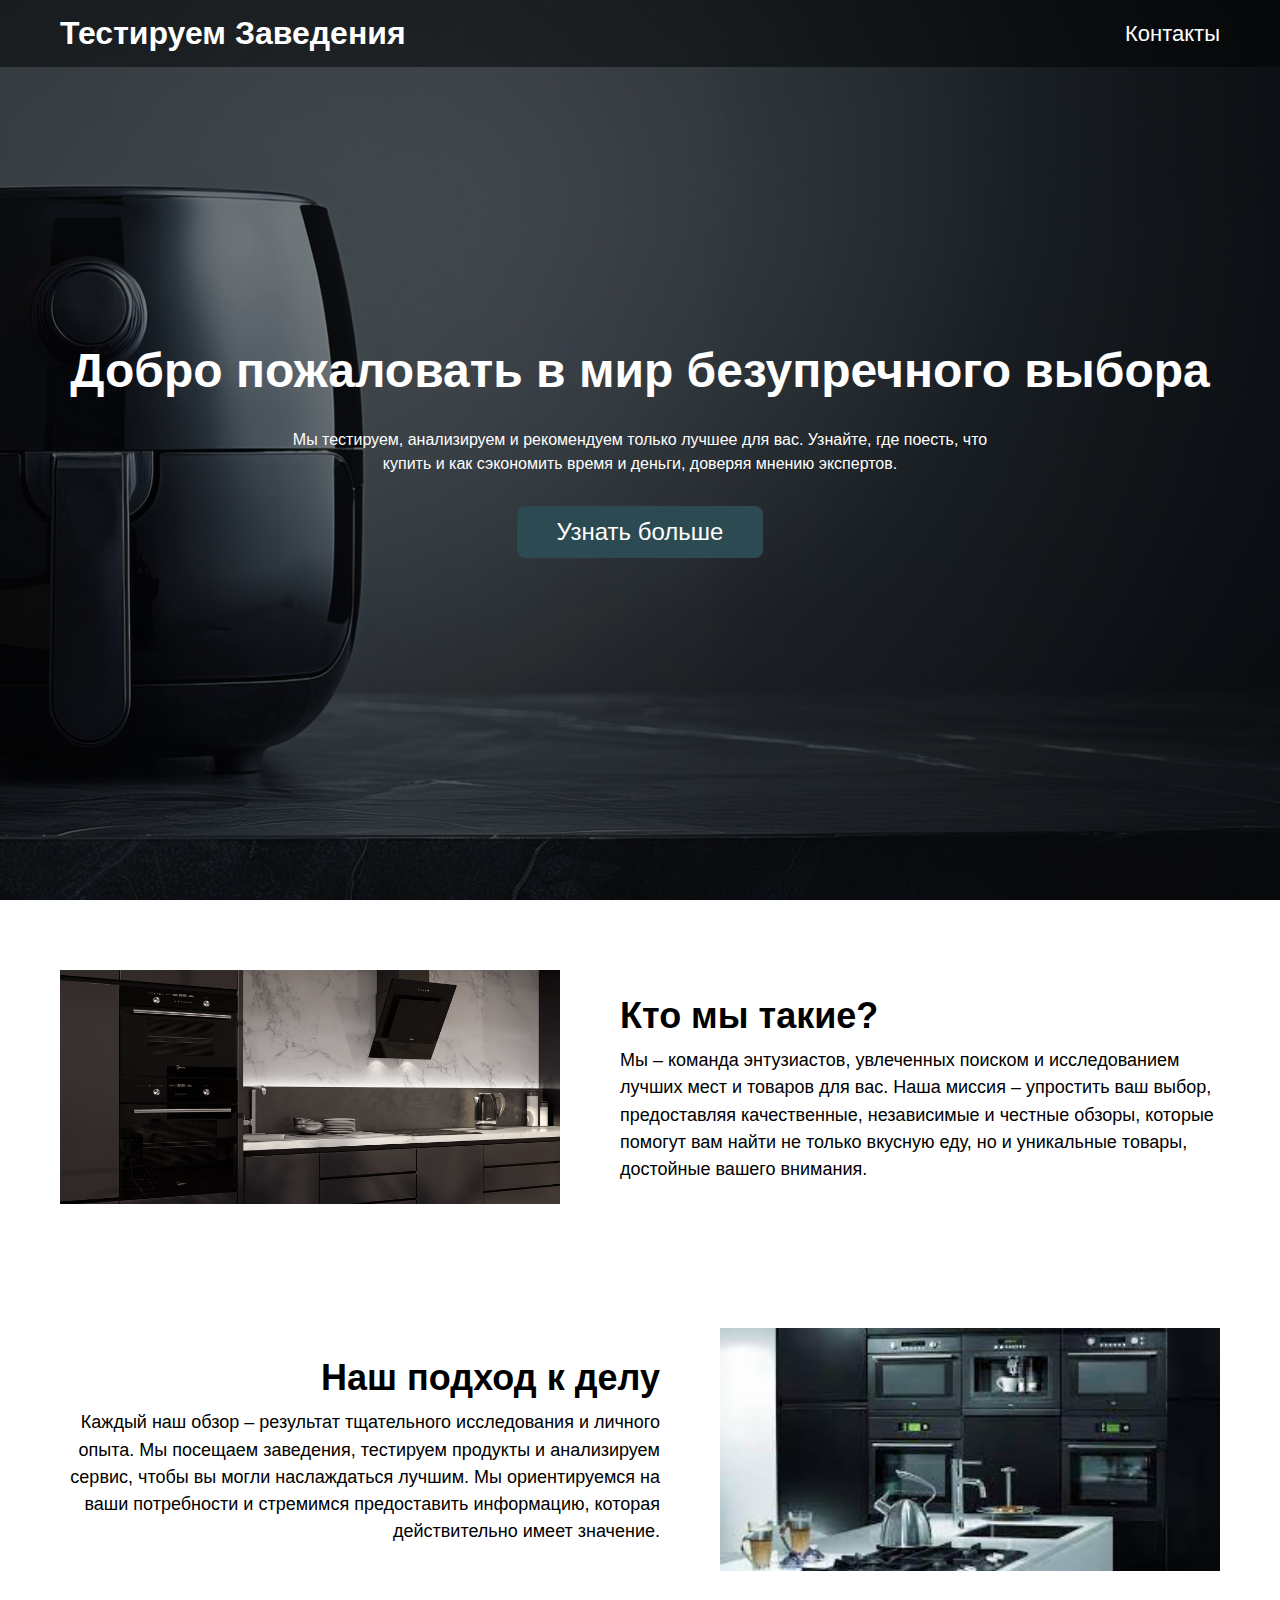
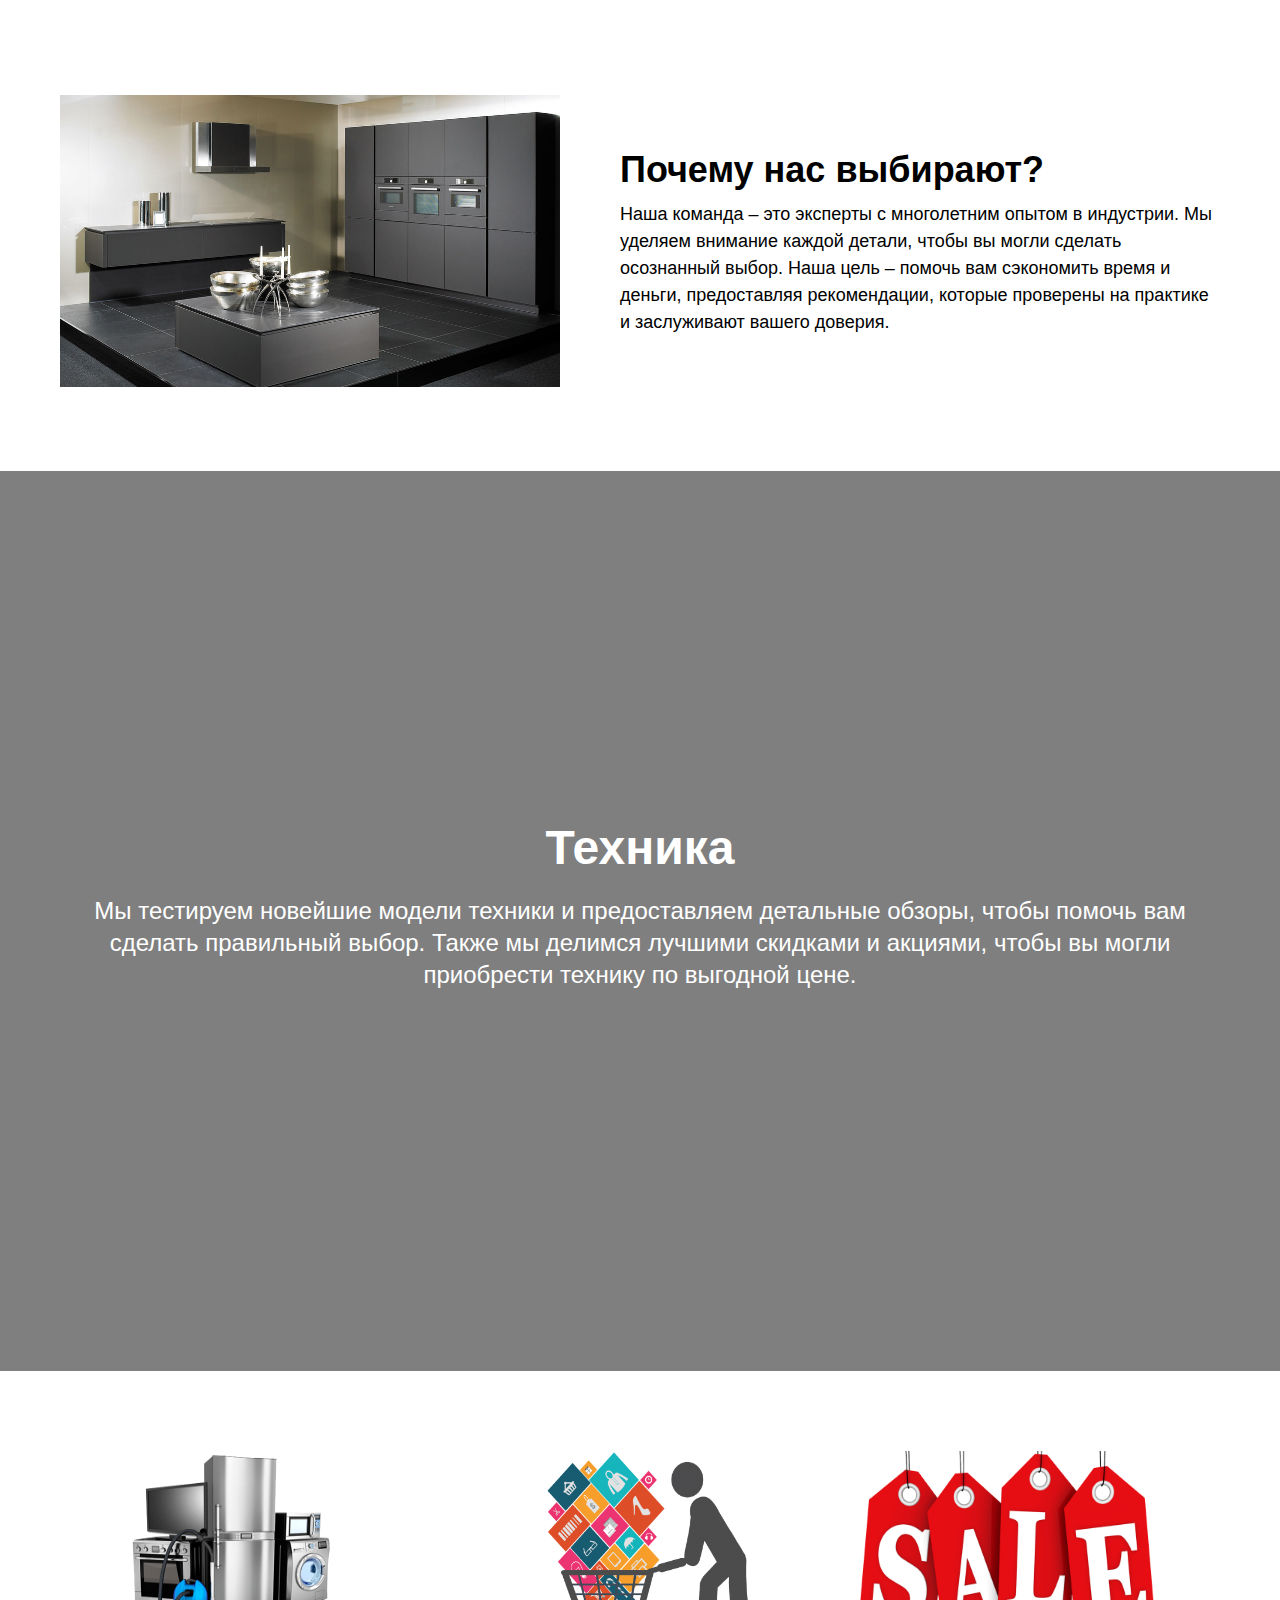
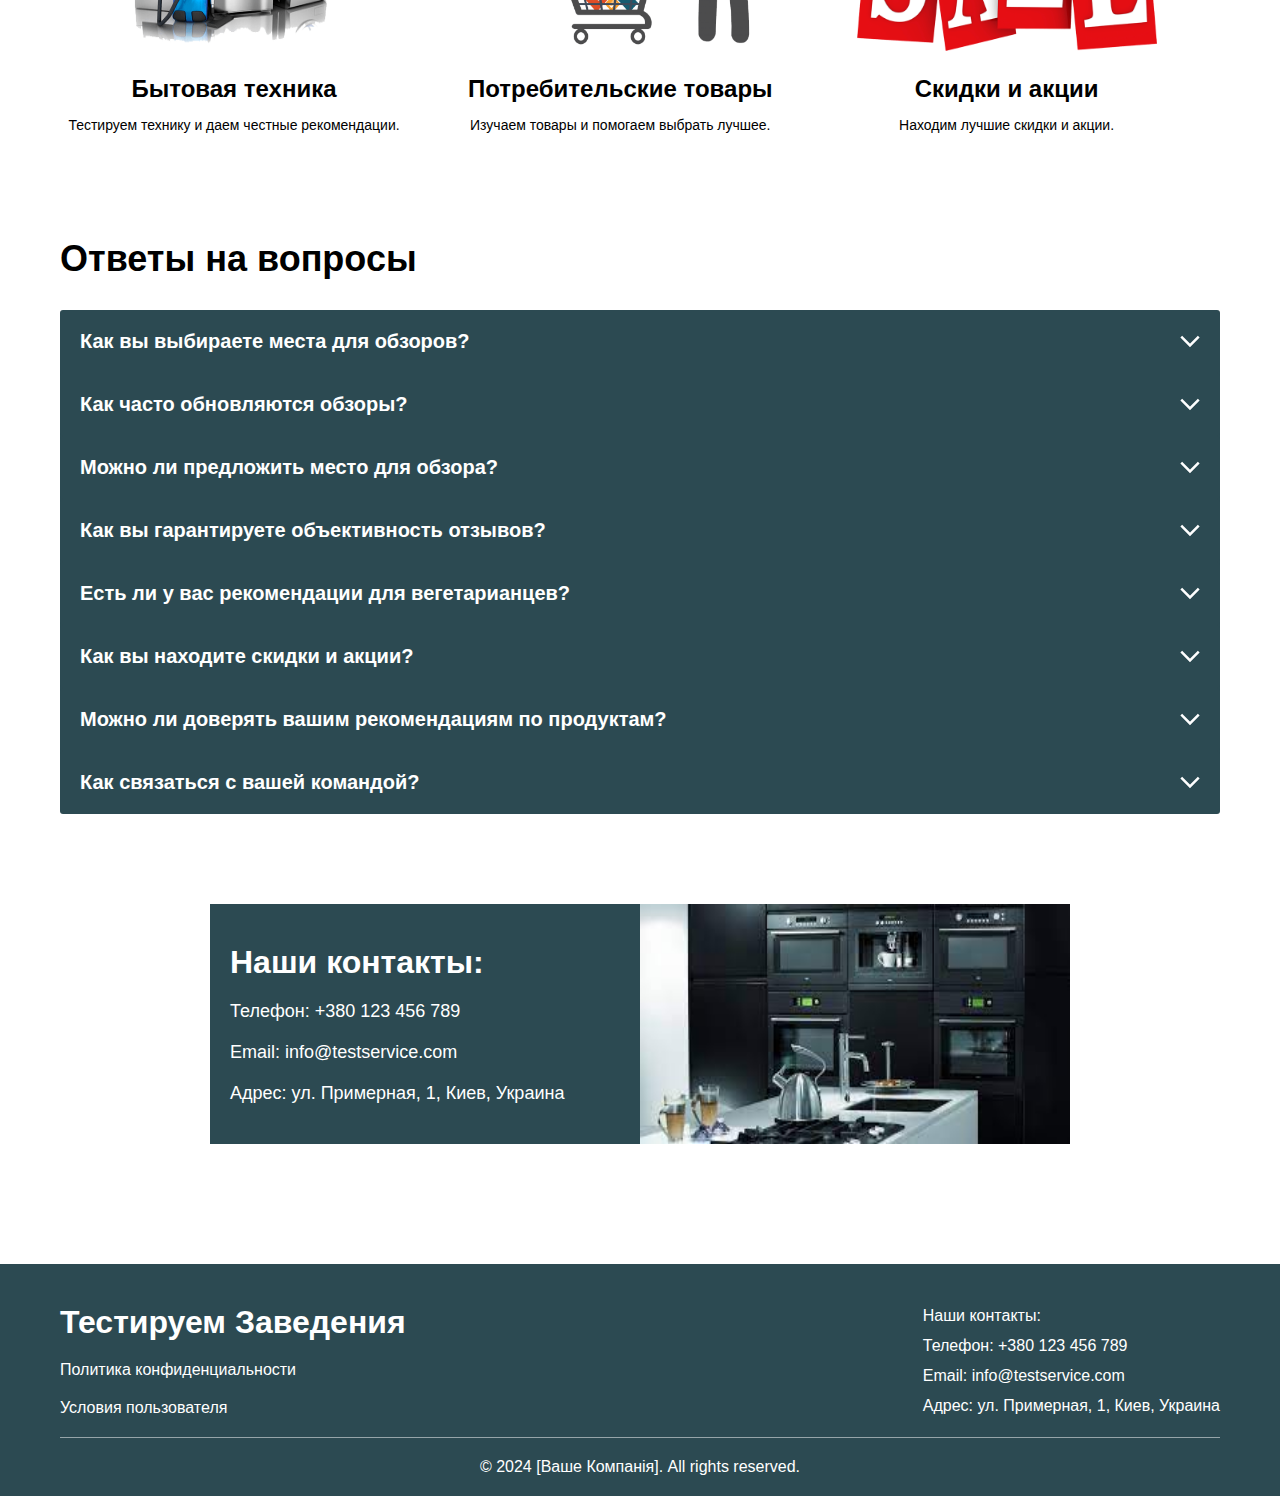
<file: index.html>
<!DOCTYPE html>
<html lang="ru">
	<head>
		<meta charset="UTF-8" />
		<meta name="viewport" content="width=device-width, initial-scale=1.0" />
		<title>Тестируем Заведения - Главная</title>
<!-- 		<link href="https://unpkg.com/aos@2.3.1/dist/aos.css" rel="stylesheet" /> -->
		<link rel="stylesheet" href="style.css" />
		<link rel="stylesheet" href="assets/css/responsive.css" />
	</head>

	<body>
		<div class="page-container">
			<header class="header">
				<div class="container">
					<a href="index.php">
						<h1>Тестируем Заведения</h1>
					</a>

					<nav>
						<a href="contacts.php" class="nav-link">Контакты</a>
					</nav>
				</div>
			</header>

			<main class="main">
				<section class="hero">
					<div class="hero__content">
						<div class="container">
							<h1 data-aos="fade-up" data-aos-duration="1000">
								Добро пожаловать в мир безупречного выбора
							</h1>
							<p data-aos="fade-up" data-aos-duration="1500">
								Мы тестируем, анализируем и рекомендуем только лучшее для вас.
								Узнайте, где поесть, что купить и как сэкономить время и деньги,
								доверяя мнению экспертов.
							</p>
							<a
								href="#contacts"
								class="cta-button"
								data-aos="fade-up"
								data-aos-duration="2000"
								>Узнать больше</a
							>
						</div>
					</div>
				</section>

				<section class="about" id="about">
					<div class="container">
						<div
							class="about-image"
							data-aos="fade-right"
							data-aos-duration="1000"
						>
							<img
								src="assets/img/about-4.png"
								alt="restaurant"
								class="about-image"
							/>
						</div>

						<div
							class="about__content"
							data-aos="fade-left"
							data-aos-duration="1000"
						>
							<h2 class="title-section">Кто мы такие?</h2>
							<p class="description-section">
								Мы – команда энтузиастов, увлеченных поиском и исследованием
								лучших мест и товаров для вас. Наша миссия – упростить ваш
								выбор, предоставляя качественные, независимые и честные обзоры,
								которые помогут вам найти не только вкусную еду, но и уникальные
								товары, достойные вашего внимания.
							</p>
						</div>
					</div>
				</section>

				<section class="about">
					<div class="container right">
						<div
							class="about-image"
							data-aos="fade-left"
							data-aos-duration="1000"
						>
							<img
								src="assets/img/about-5.jpg"
								alt="restaurant"
								width="500px"
							/>
						</div>

						<div
							class="about__content"
							data-aos="fade-right"
							data-aos-duration="1000"
						>
							<h2 class="title-section">Наш подход к делу</h2>
							<p class="description-section">
								Каждый наш обзор – результат тщательного исследования и личного
								опыта. Мы посещаем заведения, тестируем продукты и анализируем
								сервис, чтобы вы могли наслаждаться лучшим. Мы ориентируемся на
								ваши потребности и стремимся предоставить информацию, которая
								действительно имеет значение.
							</p>
						</div>
					</div>
				</section>

				<section class="about">
					<div class="container">
						<div
							class="about-image"
							data-aos="fade-right"
							data-aos-duration="1000"
						>
							<img
								src="assets/img/about-6.jpg"
								alt="restaurant"
								width="500px"
							/>
						</div>

						<div
							class="about__content"
							data-aos="fade-left"
							data-aos-duration="1000"
						>
							<h2 class="title-section">Почему нас выбирают?</h2>
							<p class="description-section">
								Наша команда – это эксперты с многолетним опытом в индустрии. Мы
								уделяем внимание каждой детали, чтобы вы могли сделать
								осознанный выбор. Наша цель – помочь вам сэкономить время и
								деньги, предоставляя рекомендации, которые проверены на практике
								и заслуживают вашего доверия.
							</p>
						</div>
					</div>
				</section>

				<section class="info_products">
					<div class="container">
						<div class="info_products__content">
							<h3>Техника</h3>
							<p>
								Мы тестируем новейшие модели техники и предоставляем детальные
								обзоры, чтобы помочь вам сделать правильный выбор. Также мы
								делимся лучшими скидками и акциями, чтобы вы могли приобрести
								технику по выгодной цене.
							</p>
						</div>
					</div>
				</section>

				<section class="products_list">
					<div class="container">
						<ul>
							<li class="products_list__item">
								<img
									src="assets/img/bitovaya.png"
									alt="product"
									class="products_item-image"
								/>
								<h2 class="products_item-title">Бытовая техника</h2>
								<p class="products_item-description">
									Тестируем технику и даем честные рекомендации.
								</p>
							</li>
							<li class="products_list__item">
								<img
									src="assets/img/tovar.png"
									alt="tovar"
									class="products_item-image"
								/>
								<h2 class="products_item-title">Потребительские товары</h2>
								<p class="products_item-description">
									Изучаем товары и помогаем выбрать лучшее.
								</p>
							</li>
							<li class="products_list__item">
								<img
									src="assets/img/sale.png"
									alt="sale"
									class="products_item-image"
								/>
								<h2 class="products_item-title">Скидки и акции</h2>
								<p class="products_item-description">
									Находим лучшие скидки и акции.
								</p>
							</li>
						</ul>
					</div>
				</section>

				<section class="faq">
					<div class="container">
						<h1 class="faq-title">Ответы на вопросы</h1>

						<div class="faq_vn">
							<div id="accordion-js">
								<div class="item">
									<div class="heading">Как вы выбираете места для обзоров?</div>
									<div class="content">
										Мы тщательно анализируем популярные места и новинки,
										основываясь на рекомендациях наших пользователей и
										экспертов. После этого наши специалисты лично посещают
										заведения, оценивая качество сервиса, кухни и обстановки.
									</div>
								</div>
								<div class="item" data-aos="fade-left" data-aos-duration="1000">
									<div class="heading">Как часто обновляются обзоры?</div>
									<div class="content">
										Мы стараемся обновлять наши обзоры ежемесячно, чтобы
										предоставлять вам самую актуальную информацию. В некоторых
										случаях обновления происходят чаще, если появляются новые
										данные или меняются условия в заведениях.
									</div>
								</div>
								<div
									class="item"
									data-aos="fade-right"
									data-aos-duration="1000"
								>
									<div class="heading">
										Можно ли предложить место для обзора?
									</div>
									<div class="content">
										Да, конечно! Мы всегда открыты для предложений. Вы можете
										связаться с нами через форму обратной связи или отправить
										сообщение на нашу почту, указав название заведения и
										причину, почему оно заслуживает внимания.
									</div>
								</div>
								<div class="item" data-aos="fade-left" data-aos-duration="1000">
									<div class="heading">
										Как вы гарантируете объективность отзывов?
									</div>
									<div class="content">
										Мы придерживаемся строгих стандартов оценки и независимости.
										Наши обзоры основаны на реальном опыте, и мы не принимаем
										плату за положительные отзывы. Все оценки объективны и
										отражают реальное качество сервиса и продукции.
									</div>
								</div>
								<div
									class="item"
									data-aos="fade-right"
									data-aos-duration="1000"
								>
									<div class="heading">
										Есть ли у вас рекомендации для вегетарианцев?
									</div>
									<div class="content">
										Да, у нас есть отдельная категория обзоров, посвященная
										вегетарианским заведениям и блюдам. Мы тщательно проверяем,
										чтобы они соответствовали всем стандартам качества и
										питания.
									</div>
								</div>
								<div class="item" data-aos="fade-left" data-aos-duration="1000">
									<div class="heading">Как вы находите скидки и акции?</div>
									<div class="content">
										Мы сотрудничаем с множеством заведений и магазинов,
										регулярно получая информацию о специальных предложениях.
										Также наши пользователи могут делиться своими находками, и
										мы включаем их в наши списки скидок и акций.
									</div>
								</div>
								<div
									class="item"
									data-aos="fade-right"
									data-aos-duration="1000"
								>
									<div class="heading">
										Можно ли доверять вашим рекомендациям по продуктам?
									</div>
									<div class="content">
										Наши эксперты тщательно тестируют продукты, оценивая их по
										множеству критериев, включая качество, вкус, состав и цену.
										Мы делаем акцент на честные и независимые обзоры, чтобы вы
										могли быть уверены в нашем мнении.
									</div>
								</div>
								<div class="item" data-aos="fade-left" data-aos-duration="1000">
									<div class="heading">Как связаться с вашей командой?</div>
									<div class="content">
										Вы можете связаться с нами через контактную форму на сайте,
										написать на нашу электронную почту или позвонить по
										указанному номеру телефона. Мы всегда рады вашим вопросам и
										предложениям.
									</div>
								</div>
							</div>
						</div>
					</div>
				</section>

				<section
					class="contacts"
					id="contacts"
					data-aos="fade-up"
					data-aos-duration="1000"
				>
					<div class="container-xl">
						<div class="contacts__content">
							<h2 class="contacts-title">Наши контакты:</h2>
							<p class="contacts-line">Телефон: +380 123 456 789</p>
							<p class="contacts-line">Email: info@testservice.com</p>
							<p class="contacts-line">
								Адрес: ул. Примерная, 1, Киев, Украина
							</p>
						</div>

						<img
							src="assets/img/about-5.jpg"
							alt="about"
							class="contacts__image"
						/>
					</div>
				</section>
			</main>

			<footer class="footer">
				<div class="container">
					<div class="footer__content">
						<div class="footer__links">
							<h1>Тестируем Заведения</h1>
							<a href="privacy-policy.php">Политика конфиденциальности</a>
							<a href="user-agreement.php">Условия пользователя</a>
						</div>
						<div class="footer__contacts">
							<p>Наши контакты:</p>
							<p>Телефон: +380 123 456 789</p>
							<p>Email: info@testservice.com</p>
							<p>Адрес: ул. Примерная, 1, Киев, Украина</p>
						</div>
					</div>
					<div class="footer__copyrating">
						<span>© 2024 [Ваше Компанія]. All rights reserved.</span>
					</div>
				</div>
			</footer>
		</div>

<!-- 		<script src="https://unpkg.com/aos@2.3.1/dist/aos.js"></script> -->
		<script src="assets/js/main.js"></script>
		<script src="assets/js/faq.js"></script>
	</body>
</html>
</file>
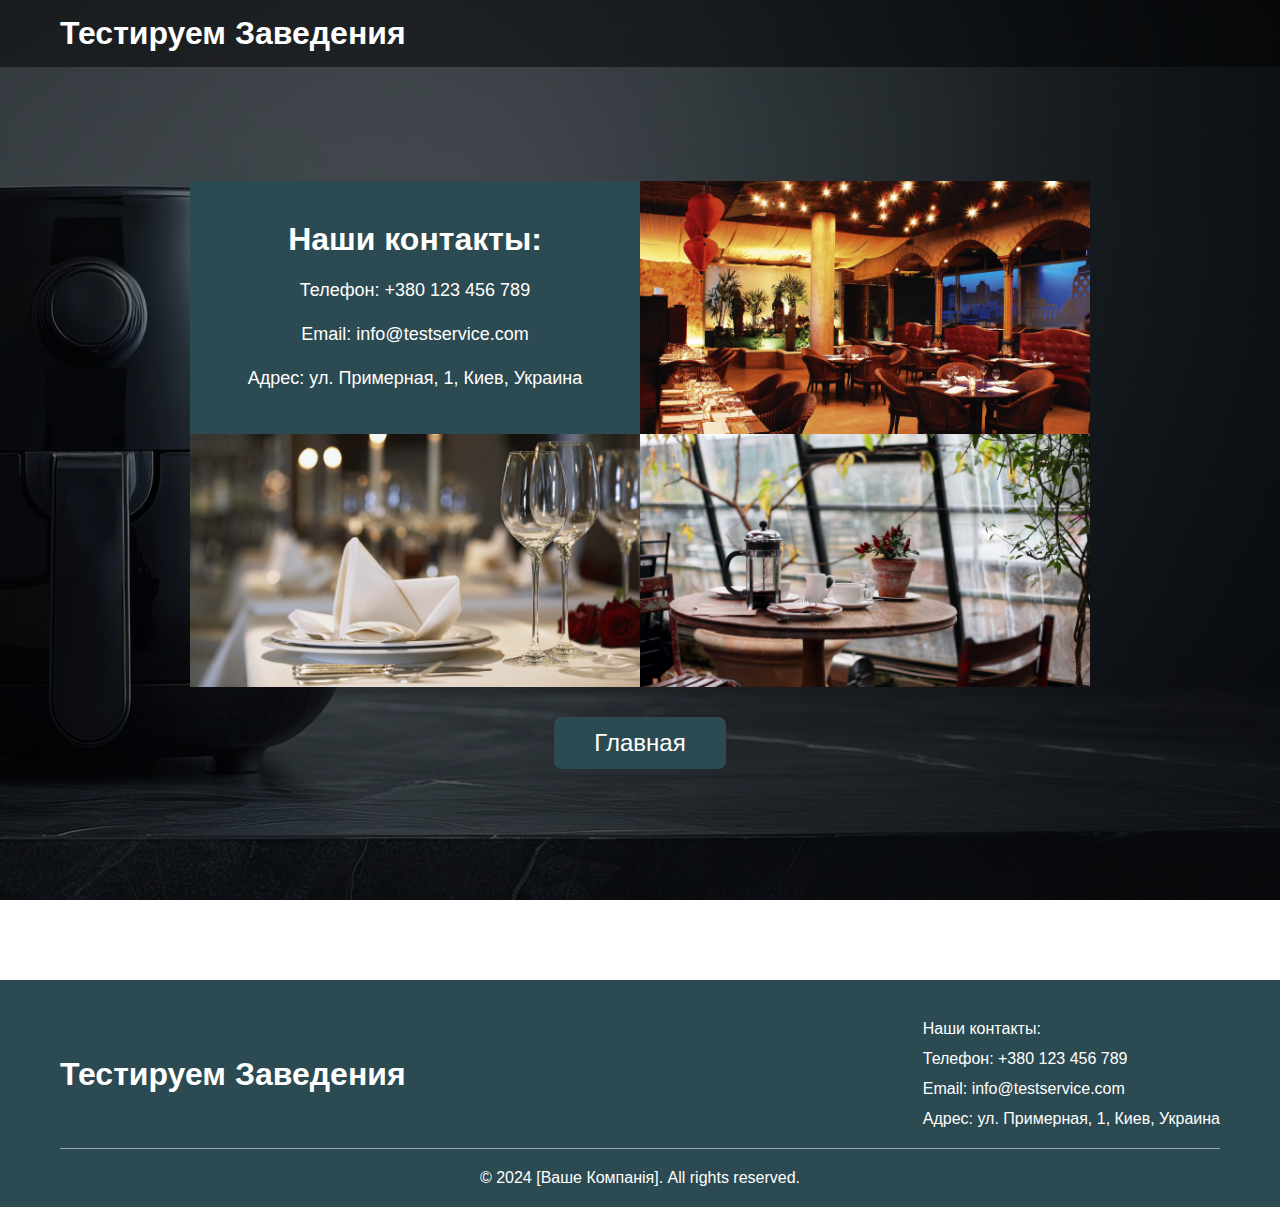
<file: about.html>
<!DOCTYPE html>
<html lang="ru">
	<head>
		<meta charset="UTF-8" />
		<meta name="viewport" content="width=device-width, initial-scale=1.0" />
		<title>Тестируем Заведения - Главная</title>
		<link href="https://unpkg.com/aos@2.3.1/dist/aos.css" rel="stylesheet" />
		<link rel="stylesheet" href="style.css" />
	</head>

	<body>
		<div class="page-container">
			<header class="header">
				<div class="container">
					<a href="index.html">
						<h1>Тестируем Заведения</h1>
					</a>
				</div>
			</header>

			<main class="main">
				<div class="hero">
					<div class="hero__content">
						<div class="container">
							<div class="contacts" data-aos="fade-up" data-aos-duration="1000">
								<div class="container-xl p-0">
									<div class="contacts__content">
										<h2 class="contacts-title">Наши контакты:</h2>
										<p class="contacts-line">Телефон: +380 123 456 789</p>
										<p class="contacts-line">Email: info@testservice.com</p>
										<p class="contacts-line">
											Адрес: ул. Примерная, 1, Киев, Украина
										</p>
									</div>

									<img src="assets/img/about-2.jpg" alt="about" width="50%" />
								</div>

								<div class="container-xl p-0">
									<img src="assets/img/about-1.jpg" alt="about" width="50%" />
									<img src="assets/img/about-3.jpg" alt="about" width="50%" />
								</div>
							</div>

							<button class="cta-button">Главная</button>
						</div>
					</div>
				</div>
			</main>

			<footer class="footer">
				<div class="container">
					<div class="footer__content">
						<h1>Тестируем Заведения</h1>
						<div class="footer__contacts">
							<p>Наши контакты:</p>
							<p>Телефон: +380 123 456 789</p>
							<p>Email: info@testservice.com</p>
							<p>Адрес: ул. Примерная, 1, Киев, Украина</p>
						</div>
					</div>
					<div class="footer__copyrating">
						<span>© 2024 [Ваше Компанія]. All rights reserved.</span>
					</div>
				</div>
			</footer>
		</div>

		<script src="https://unpkg.com/aos@2.3.1/dist/aos.js"></script>
		<script src="assets/js/main.js"></script>
	</body>
</html>
</file>
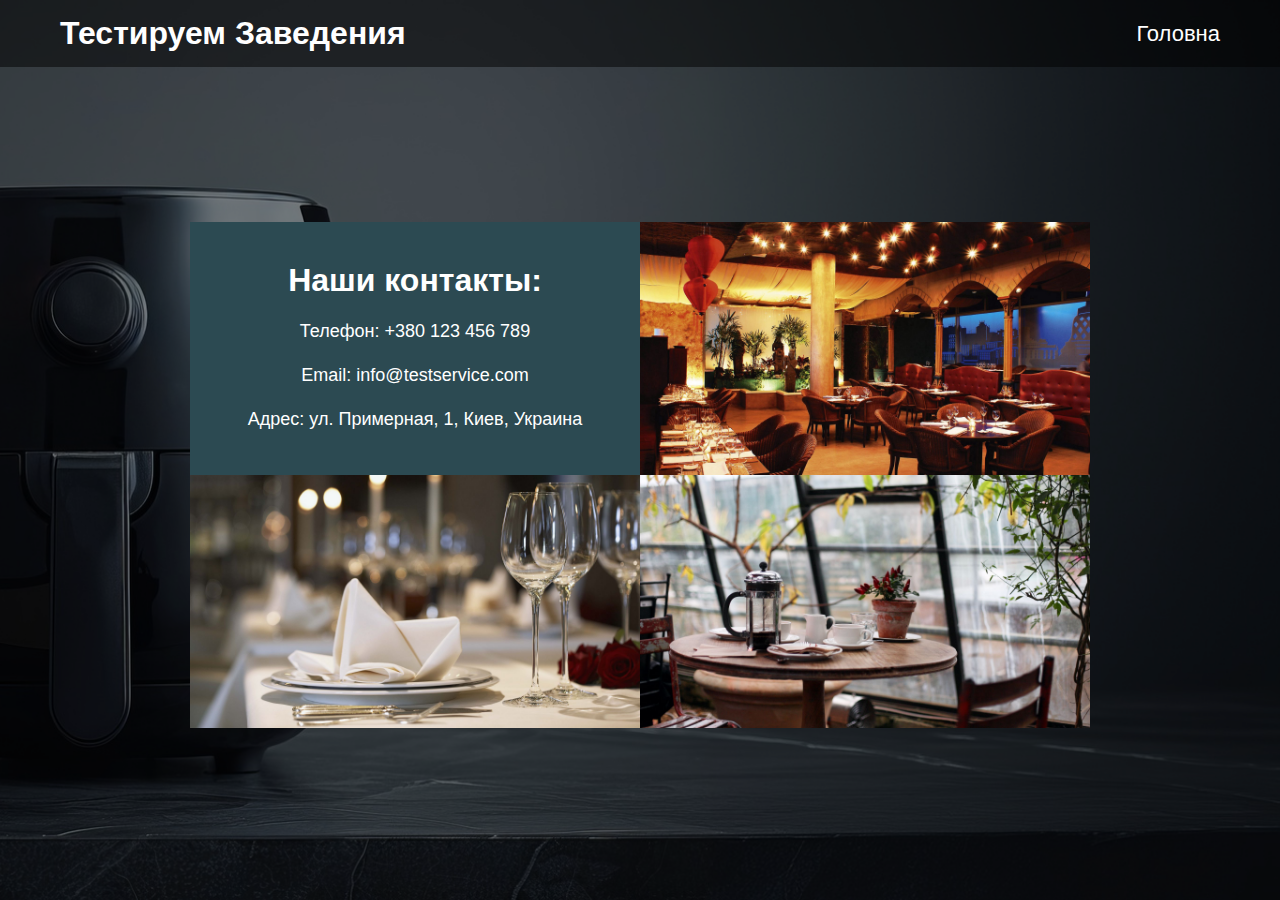
<file: contacts.html>
<!DOCTYPE html>
<html lang="ru">
	<head>
		<meta charset="UTF-8" />
		<meta name="viewport" content="width=device-width, initial-scale=1.0" />
		<title>Тестируем Заведения - Главная</title>
		<link href="https://unpkg.com/aos@2.3.1/dist/aos.css" rel="stylesheet" />
		<link rel="stylesheet" href="style.css" />
	</head>

	<body>
		<div class="page-container">
			<header class="header">
				<div class="container">
					<a href="index.html">
						<h1>Тестируем Заведения</h1>
					</a>

					<nav>
						<a href="index.html" class="nav-link">Головна</a>
					</nav>
				</div>
			</header>

			<main class="main">
				<div class="hero">
					<div class="hero__content">
						<div class="container">
							<div class="contacts" data-aos="fade-up" data-aos-duration="1000">
								<div class="container-xl p-0">
									<div class="contacts__content">
										<h2 class="contacts-title">Наши контакты:</h2>
										<p class="contacts-line">Телефон: +380 123 456 789</p>
										<p class="contacts-line">Email: info@testservice.com</p>
										<p class="contacts-line">
											Адрес: ул. Примерная, 1, Киев, Украина
										</p>
									</div>

									<img src="assets/img/about-2.jpg" alt="about" width="50%" />
								</div>

								<div class="container-xl p-0">
									<img src="assets/img/about-1.jpg" alt="about" width="50%" />
									<img src="assets/img/about-3.jpg" alt="about" width="50%" />
								</div>
							</div>
						</div>
					</div>
				</div>
			</main>
		</div>

		<script src="https://unpkg.com/aos@2.3.1/dist/aos.js"></script>
		<script src="assets/js/main.js"></script>
	</body>
</html>
</file>
<file: style.css>
* {
	margin: 0;
	padding: 0;
	box-sizing: border-box;
}

html {
	height: 100%;
	scroll-behavior: smooth;
}

a {
	color: inherit;
	text-decoration: none;
}

body {
	font-family: Arial, sans-serif;
	margin: auto;
	height: 100%;
}

.page-container {
	display: flex;
	flex-direction: column;
	min-height: 100%;
}

.container {
	padding: 0px 20px;
	max-width: 1200px;
	margin: 0 auto;
}

.container-xl {
	padding: 0px 20px;
	max-width: 900px;
	margin: 0 auto;
}

.header {
	position: absolute;
	width: 100%;
	padding: 15px 0px;
	color: white;
	background-color: rgba(0, 0, 0, 0.5);
	z-index: 99;
}

.header-second {
	background-color: #2c4a52;
}

.header .container {
	display: flex;
	justify-content: space-between;
	align-items: center;
}

.nav-link {
	font-size: 22px;
}

.footer {
	background-color: #2c4a52;
	color: white;
	padding: 20px 0px;
}

.footer {
	margin-top: 80px;
}

.footer__content {
	display: flex;
	justify-content: space-between;
	align-items: center;
	padding-top: 20px;
	gap: 40px;
}

.footer__contacts {
	display: flex;
	flex-direction: column;
	gap: 12px;
}

.footer__links {
	display: flex;
	gap: 20px;
	flex-direction: column;
}

.footer__copyrating {
	text-align: center;
	padding-top: 20px;
	margin-top: 20px;
	border-top: 1px solid rgba(255, 255, 255, 0.5);
}

main {
	flex: 1 1 auto;
}

img {
	max-width: 100%;
	height: auto;
}

#about {
	padding-top: 10px;
	margin-top: 60px;
}

.cta-button {
	padding: 12px 40px;
	background-color: #2c4a52;
	font-size: 24px;
	color: white;
	border: none;
	border-radius: 8px;
	cursor: pointer;
	max-width: 300px;
	text-decoration: none;
	transition: 0.3s;
}

.cta-button:hover {
	background-color: #273e44;
}

.title-section {
	font-size: 36px;
	margin-bottom: 10px;
}

.description-section {
	font-size: 18px;
	line-height: 1.7rem;
}

.hero {
	position: relative;
	background-image: url('assets/img/tech.jpg');
	background-size: cover;
	background-position: center;
	background-attachment: fixed;
	height: 100vh;
}

.hero::before {
	content: '';
	position: absolute;
	top: 0;
	left: 0;
	width: 100%;
	height: 100%;
	background-color: rgba(0, 0, 0, 0.5);
	z-index: 1;
}

.hero__content {
	display: flex;
	align-items: center;
	justify-content: center;
	height: 100%;
	text-align: center;
	position: relative;
	z-index: 2;
	color: white;
}

.hero__content .container {
	display: flex;
	flex-direction: column;
	gap: 30px;
	align-items: center;
}

.hero__content .container h1 {
	font-size: 48px;
}

.hero__content .container p {
	max-width: 700px;
	line-height: 1.5rem;
}

.about {
	margin-top: 120px;
}

.about .container {
	display: flex;
	gap: 60px;
	align-items: center;
}

.about-image {
	width: 100%;
	min-width: 500px;
	overflow: hidden;
}

.about-image img {
	transition: 0.5s;
	width: 500px;
}

.about-image img:hover {
	transform: scale(1.1);
}

.about .container.right .about-image {
	order: 2;
}

.about .container.right .about__content {
	order: 1;
	text-align: end;
}

.contacts {
	width: 100%;
	padding-top: 50px;
}

.contacts .container-xl {
	display: flex;
	padding: 40px 20px;
	border-radius: 5px;
	width: 100%;
}

.contacts__content {
	display: flex;
	flex-direction: column;
	gap: 20px;
	background-color: #2c4a52;
	color: white;
	padding: 40px 20px;
	width: 50%;
}

.contacts__image {
	width: 50%;
}

.contacts-title {
	font-size: 32px;
}

.contacts-line {
	font-size: 18px;
}

.p-0 {
	padding: 0 !important;
}

.text__block {
	margin-top: 120px;
}

.text__block h1 {
	font-size: 36px;
	margin-bottom: 20px;
}

.text__block h2 {
	font-size: 26px;
	margin-bottom: 20px;
}

.text__block p {
	font-size: 18px;
	line-height: 1.8rem;
	margin-bottom: 15px;
}

.text__block ul {
	margin-left: 20px;
}

.text__block ul li {
	margin-bottom: 12px;
	line-height: 1.7rem;
}

/* FAQ */

.faq {
	margin-top: 100px;
}

.faq-title {
	font-size: 36px;
	margin-bottom: 30px;
}

.faq_vn .item:first-child {
	border-radius: 6px 6px 0px 0px;
}

.faq_vn .item:last-child {
	border-radius: 0px 0px 6px 6px;
}

.faq_vn .item {
	background: #2c4a52;
	color: white;
}
.faq_vn .item .heading {
	background: #2c4a52;
	border-radius: 3px;
	cursor: pointer;
	font-weight: 700;
	font-size: 20px;
	padding: 20px 54px 20px 20px;
	position: relative;
}
.faq_vn .item .heading::before {
	content: '';
	background-image: url("data:image/svg+xml,%3Csvg width='16' height='10' viewBox='0 0 16 10' fill='none' xmlns='http://www.w3.org/2000/svg'%3E%3Cpath d='M15 1.5L8 8.5L1 1.5' stroke='%23FFFFFF' stroke-width='2'/%3E%3C/svg%3E");

	background-size: contain;
	background-repeat: no-repeat;
	width: 20px;
	height: 15px;
	position: absolute;
	top: 50%;
	right: 20px;
	transform: translateY(-50%);
	transition: 0.3s;
}
.faq_vn .accord_active::before {
	transform: translateY(-60%) rotate(0.5turn) !important;
}
.faq_vn .item .content {
	line-height: 1.8rem;
	padding: 0px 54px 20px 20px;
	display: none;
}

.info_products {
	position: relative;
	width: 100%;
	height: 100vh;
	color: white;
	background-image: url('assets/img/klaviatura.jpg');
	background-size: cover;
	background-position: center;
	background-attachment: fixed;
	margin-top: 80px;
}

.info_products::before {
	content: '';
	position: absolute;
	top: 0;
	left: 0;
	width: 100%;
	height: 100%;
	background-color: rgba(0, 0, 0, 0.5);
	z-index: 1;
}

.info_products__content {
	height: 100vh;
	display: flex;
	justify-content: center;
	align-items: center;
	position: relative;
	flex-direction: column;
	z-index: 2;
	text-align: center;
}

.info_products__content h3 {
	font-size: 48px;
	margin-bottom: 20px;
}

.info_products__content p {
	font-size: 24px;
	line-height: 2rem;
	margin-bottom: 30px;
}

.products_list {
	margin-top: 80px;
}

.products_list .container ul {
	list-style-type: none;
	padding: 0;
	margin: 0;
	display: flex;
	gap: 3.3%;
}

.products_list__item {
	width: 30%;
	text-align: center;
}

.products_item-image {
	width: 100%;
	max-width: 300px;
	height: 200px;
}

.products_item-title {
	font-size: 24px;
	margin-top: 20px;
	margin-bottom: 10px;
}

.products_item-description {
	font-size: 14px;
	line-height: 1.6rem;
}
</file>
<file: assets/css/responsive.css>
@media screen and (max-width: 560px) {
	.hero__content .container h1 {
		font-size: 32px;
	}

	.footer__content {
		text-align: center;
		flex-direction: column;
	}

	.info_products__content p {
		font-size: 18px;
		line-height: 1.5rem;
	}
}

@media screen and (max-width: 992px) {
	.products_list .container ul {
		gap: 30px;
		justify-content: space-between;
		align-items: baseline;
	}
	.products_list__item {
		width: auto;
		flex-basis: 240px;
	}

	.products_item-image {
		height: auto;
		max-height: 150px;
	}

	.title-section {
		font-size: 28px;
	}

	.description-section {
		font-size: 16px;
	}

	.about .container {
		gap: 40px;
	}

	.about-image,
	.about-image img {
		width: 350px;
		height: 250px;
		min-width: 350px;
	}
}

@media screen and (max-width: 768px) {
	.products_list .container ul {
		justify-content: center;
		gap: 50px;
	}
	.products_list .container ul {
		flex-wrap: wrap;
	}

	.faq_vn .item .heading {
		font-size: 18px;
	}

	.about .container {
		flex-direction: column;
	}

	.about {
		margin-top: 80px;
	}

	.about-image,
	.about-image img {
		width: 100%;
		min-width: 100%;
		height: 200px;
		object-fit: cover;
	}

	.about .container.right .about-image {
		order: 0;
	}
}

@media screen and (max-width: 643px) {
	.contacts .container-xl {
		flex-direction: column;
	}

	.contacts__content {
		width: 100%;
		order: 1;
	}

	.contacts__image {
		width: 100%;
		order: 0;
	}
}
</file>
